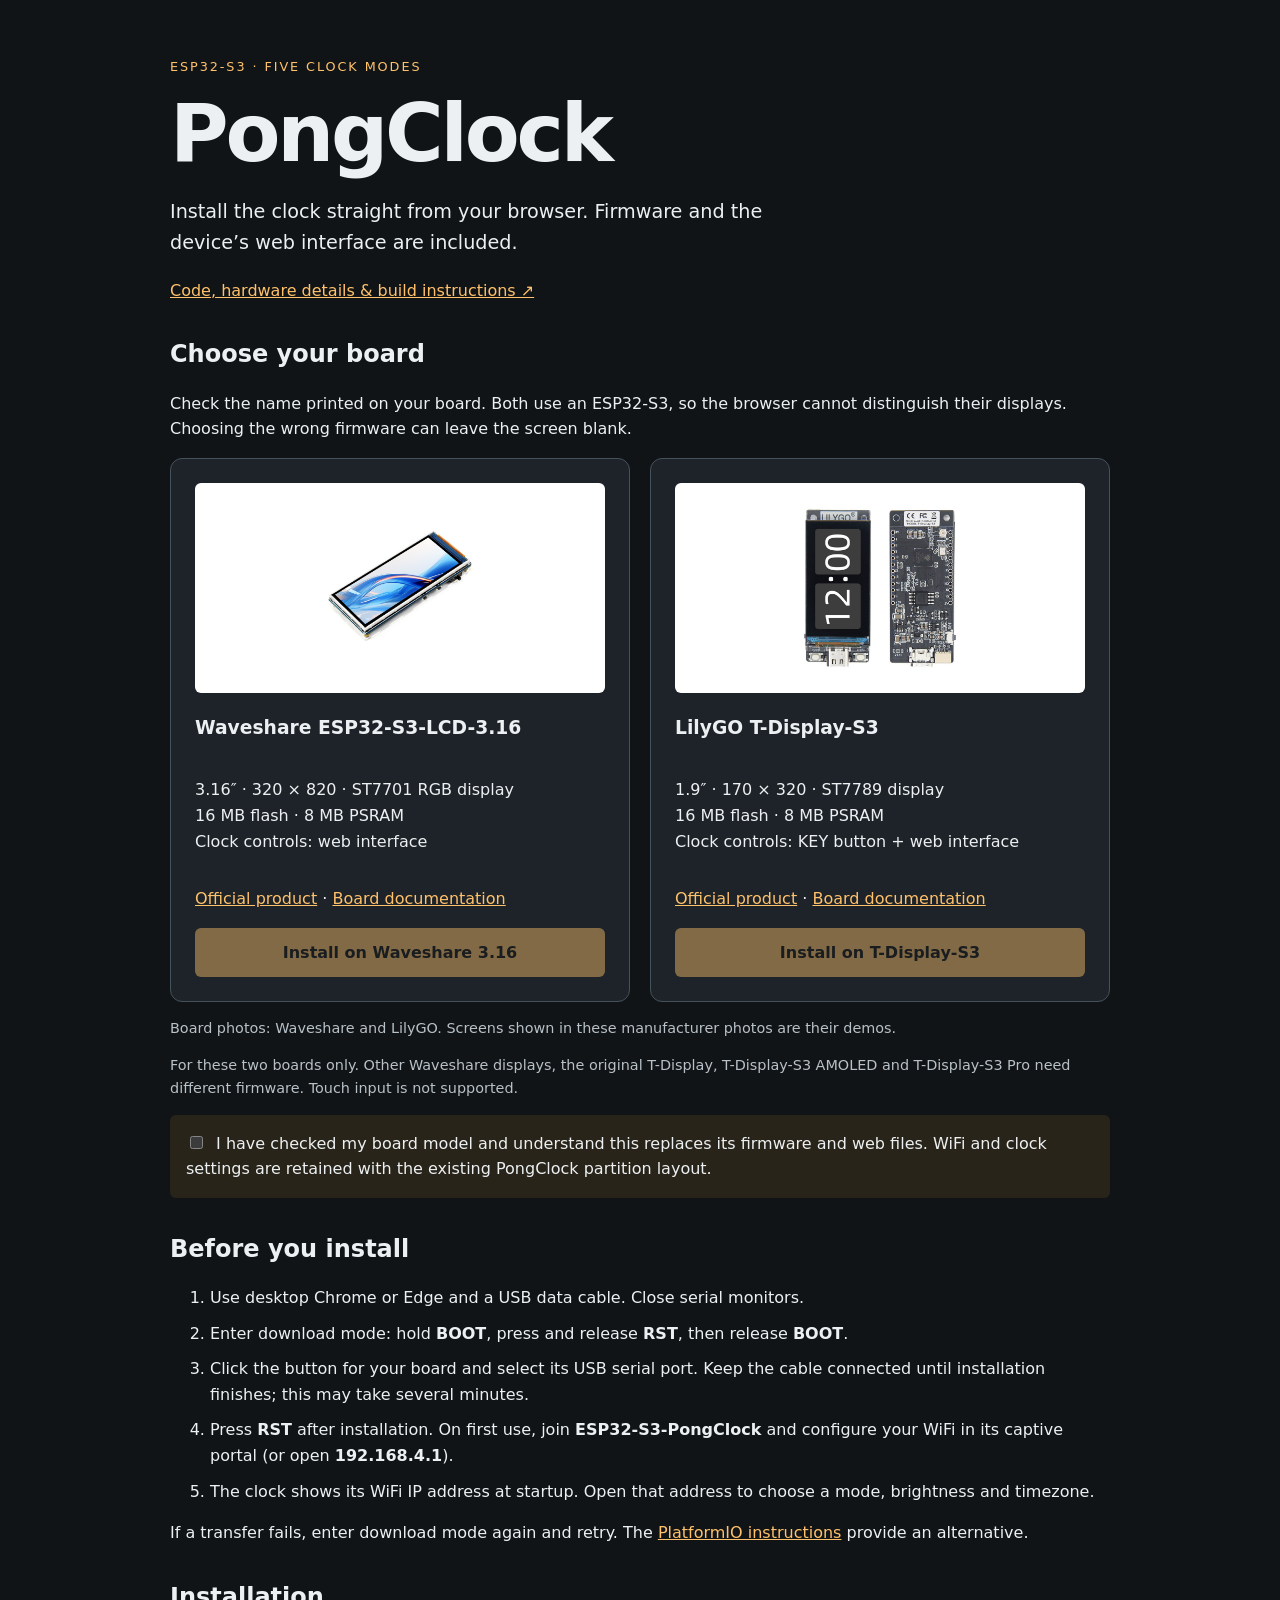
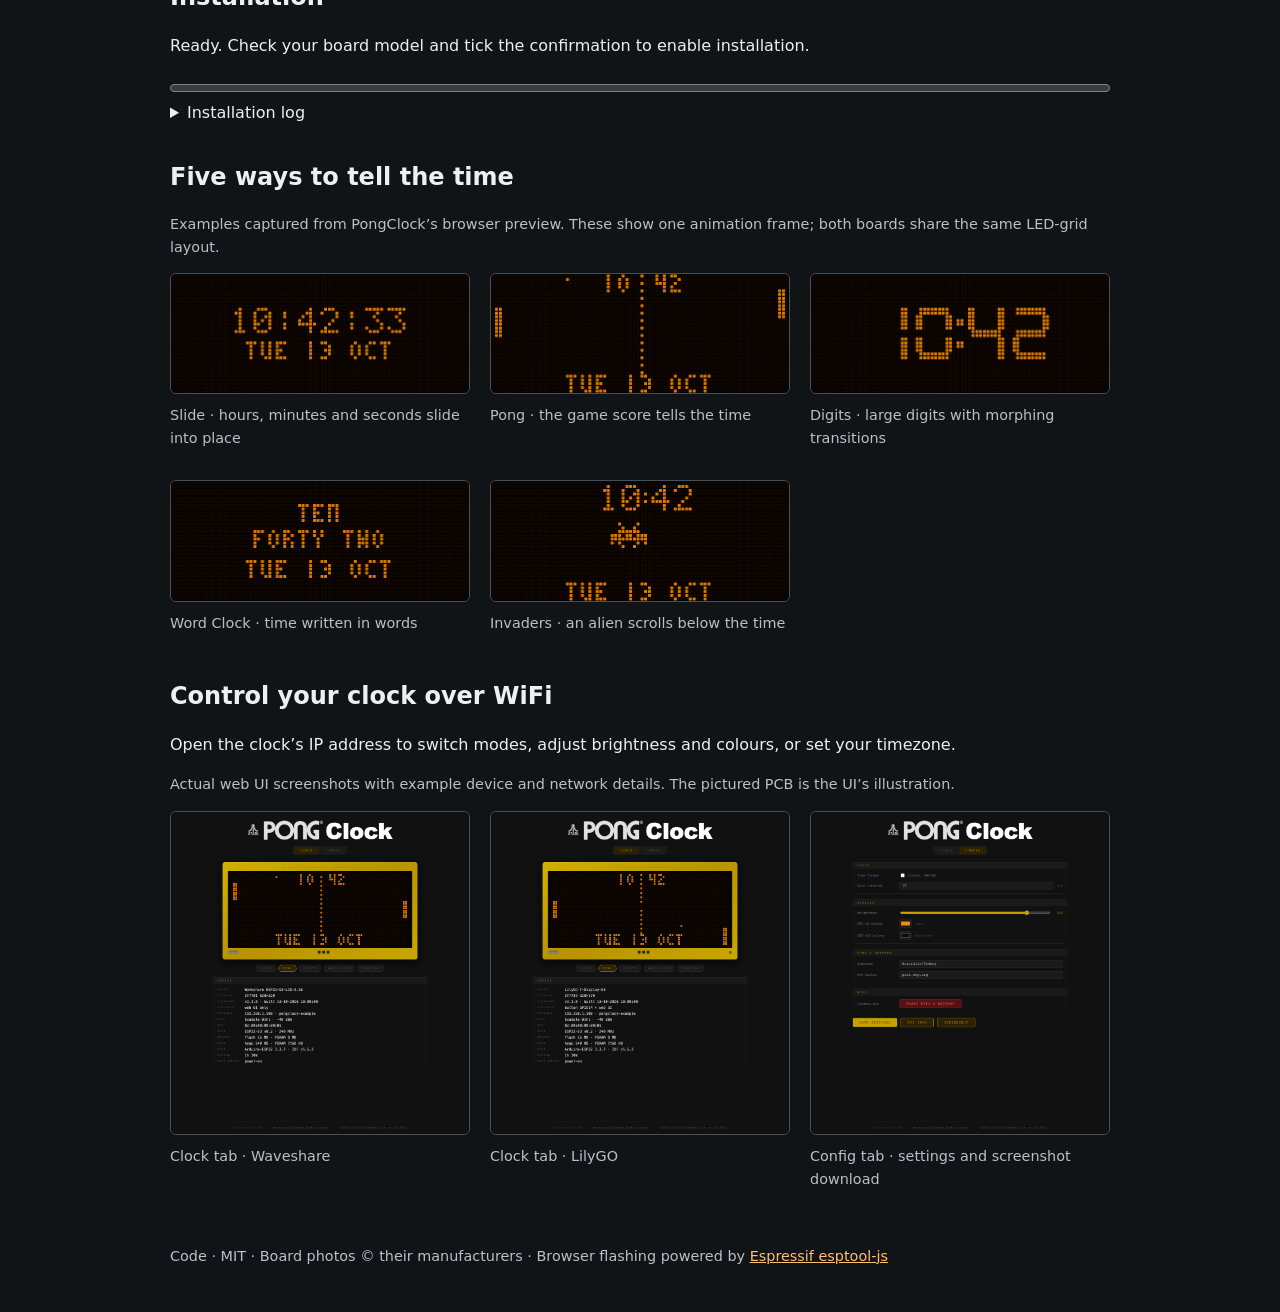
<file: docs/index.html>
<!doctype html>
<html lang="en">
<head>
  <meta charset="utf-8">
  <meta name="viewport" content="width=device-width, initial-scale=1">
  <meta name="description" content="Install PongClock directly over USB on Waveshare ESP32-S3-LCD-3.16 or LilyGO T-Display-S3.">
  <title>PongClock · USB installer</title>
  <link rel="stylesheet" href="style.css">
  <script type="module" src="installer.js"></script>
</head>
<body>
<main>
  <p class="eyebrow">ESP32-S3 · FIVE CLOCK MODES</p>
  <h1>PongClock</h1>
  <p class="intro">Install the clock straight from your browser. Firmware and the device’s web interface are included.</p>
  <p><a href="https://github.com/anthonyjclarke/ESP32-S3-LCD-PongClock">Code, hardware details &amp; build instructions ↗</a></p>
  <section aria-labelledby="choose-heading">
    <h2 id="choose-heading">Choose your board</h2>
    <p>Check the name printed on your board. Both use an ESP32-S3, so the browser cannot distinguish their displays. Choosing the wrong firmware can leave the screen blank.</p>
    <div class="boards">
      <article>
        <a href="https://www.waveshare.com/product/esp32-s3-lcd-3.16.htm"><img class="board-photo" src="assets/board-waveshare.jpg" alt="Waveshare ESP32-S3-LCD-3.16 board" width="800" height="800"></a>
        <h3>Waveshare ESP32-S3-LCD-3.16</h3>
        <p>3.16″ · 320 × 820 · ST7701 RGB display<br>16 MB flash · 8 MB PSRAM<br>Clock controls: web interface</p>
        <p><a href="https://www.waveshare.com/product/esp32-s3-lcd-3.16.htm">Official product</a> · <a href="https://www.waveshare.com/wiki/ESP32-S3-LCD-3.16">Board documentation</a></p>
        <button type="button" data-board="waveshare_lcd316" disabled>Install on Waveshare 3.16</button>
      </article>
      <article>
        <a href="https://lilygo.cc/en-us/products/t-display-s3"><img class="board-photo" src="assets/board-tdisplay-s3.jpg" alt="LilyGO T-Display-S3 board, front and rear" width="800" height="800"></a>
        <h3>LilyGO T-Display-S3</h3>
        <p>1.9″ · 170 × 320 · ST7789 display<br>16 MB flash · 8 MB PSRAM<br>Clock controls: KEY button + web interface</p>
        <p><a href="https://lilygo.cc/en-us/products/t-display-s3">Official product</a> · <a href="https://wiki.lilygo.cc/products/t-display-series/t-display-s3/">Board documentation</a></p>
        <button type="button" data-board="tdisplay_s3" disabled>Install on T-Display-S3</button>
      </article>
    </div>
    <p class="note">Board photos: Waveshare and LilyGO. Screens shown in these manufacturer photos are their demos.</p>
    <p class="note">For these two boards only. Other Waveshare displays, the original T-Display, T-Display-S3 AMOLED and T-Display-S3 Pro need different firmware. Touch input is not supported.</p>
    <label class="confirm"><input type="checkbox" id="confirm"> I have checked my board model and understand this replaces its firmware and web files. WiFi and clock settings are retained with the existing PongClock partition layout.</label>
  </section>
  <section aria-labelledby="steps-heading">
    <h2 id="steps-heading">Before you install</h2>
    <ol>
      <li>Use desktop Chrome or Edge and a USB data cable. Close serial monitors.</li>
      <li>Enter download mode: hold <strong>BOOT</strong>, press and release <strong>RST</strong>, then release <strong>BOOT</strong>.</li>
      <li>Click the button for your board and select its USB serial port. Keep the cable connected until installation finishes; this may take several minutes.</li>
      <li>Press <strong>RST</strong> after installation. On first use, join <strong>ESP32-S3-PongClock</strong> and configure your WiFi in its captive portal (or open <strong>192.168.4.1</strong>).</li>
      <li>The clock shows its WiFi IP address at startup. Open that address to choose a mode, brightness and timezone.</li>
    </ol>
    <p>If a transfer fails, enter download mode again and retry. The <a href="https://github.com/anthonyjclarke/ESP32-S3-LCD-PongClock#build-and-flash">PlatformIO instructions</a> provide an alternative.</p>
  </section>
  <section aria-labelledby="status-heading">
    <h2 id="status-heading">Installation</h2>
    <div id="completion" class="completion" role="status" aria-live="polite" hidden>
      <span class="completion-icon" aria-hidden="true">✓</span>
      <div>
        <h3>Installation completed</h3>
        <p id="completion-detail"></p>
        <p class="completion-next">Press <strong>RST</strong> on your board to start the clock.</p>
      </div>
    </div>
    <p id="status" role="status" aria-live="polite">Loading installer…</p>
    <progress id="progress" value="0" max="100" aria-label="Installation progress"></progress>
    <details><summary>Installation log</summary><pre id="log"></pre></details>
    <noscript>Enable JavaScript to install, or use the PlatformIO instructions linked above.</noscript>
  </section>
  <section aria-labelledby="modes-heading">
    <h2 id="modes-heading">Five ways to tell the time</h2>
    <p class="note">Examples captured from PongClock’s browser preview. These show one animation frame; both boards share the same LED-grid layout.</p>
    <div class="gallery">
      <figure><img src="assets/mode-slide.png" alt="Slide clock preview" loading="lazy"><figcaption>Slide · hours, minutes and seconds slide into place</figcaption></figure>
      <figure><img src="assets/mode-pong.png" alt="Pong clock preview" loading="lazy"><figcaption>Pong · the game score tells the time</figcaption></figure>
      <figure><img src="assets/mode-digits.png" alt="Digits clock preview" loading="lazy"><figcaption>Digits · large digits with morphing transitions</figcaption></figure>
      <figure><img src="assets/mode-word.png" alt="Word Clock preview" loading="lazy"><figcaption>Word Clock · time written in words</figcaption></figure>
      <figure><img src="assets/mode-invaders.png" alt="Invaders clock preview" loading="lazy"><figcaption>Invaders · an alien scrolls below the time</figcaption></figure>
    </div>
  </section>
  <section aria-labelledby="webui-heading">
    <h2 id="webui-heading">Control your clock over WiFi</h2>
    <p>Open the clock’s IP address to switch modes, adjust brightness and colours, or set your timezone.</p>
    <p class="note">Actual web UI screenshots with example device and network details. The pictured PCB is the UI’s illustration.</p>
    <div class="gallery webui-gallery">
      <figure><a href="assets/webui-waveshare.png"><img src="assets/webui-waveshare.png" alt="Waveshare Clock tab with mode selector and Device panel" loading="lazy"></a><figcaption>Clock tab · Waveshare</figcaption></figure>
      <figure><a href="assets/webui-lilygo.png"><img src="assets/webui-lilygo.png" alt="LilyGO Clock tab with T-Display-S3 device information" loading="lazy"></a><figcaption>Clock tab · LilyGO</figcaption></figure>
      <figure><a href="assets/webui-config.png"><img src="assets/webui-config.png" alt="Config tab with display, clock and network settings" loading="lazy"></a><figcaption>Config tab · settings and screenshot download</figcaption></figure>
    </div>
  </section>
  <footer>Code · MIT · Board photos © their manufacturers · Browser flashing powered by <a href="https://github.com/espressif/esptool-js">Espressif esptool-js</a></footer>
</main>
</body>
</html>
</file>
<file: docs/style.css>
:root { color-scheme: dark; font-family: system-ui, sans-serif; background: #111416; color: #edf0f2; line-height: 1.6; }
body { margin: 0; }
main { max-width: 940px; margin: auto; padding: 44px 24px; }
h1 { font-size: clamp(3rem, 7vw, 5rem); line-height: 1.1; margin: 12px 0; letter-spacing: -0.04em; }
h2 { line-height: 1.3; }
h3 { margin-top: 0; }
a { color: #ffc16b; }
.eyebrow { color: #ffc16b; letter-spacing: 0.15em; font-size: 0.8rem; }
.intro { font-size: 1.2rem; max-width: 650px; }
section { margin-top: 36px; }
.boards { display: grid; grid-template-columns: repeat(auto-fit, minmax(260px, 1fr)); gap: 20px; }
article { background: #1d2328; border: 1px solid #46525b; border-radius: 12px; padding: 24px; display: flex; flex-direction: column; }
article p { flex: 1; }
button { font: inherit; font-weight: 650; padding: 12px 16px; border: 0; border-radius: 6px; color: #161616; background: #ffc16b; cursor: pointer; }
button:disabled { opacity: 0.45; cursor: default; }
button:focus-visible, a:focus-visible, input:focus-visible { outline: 3px solid #fff; outline-offset: 4px; }
.note, footer { font-size: 0.9rem; color: #b8c1c8; }
.confirm { display: block; background: #292419; padding: 16px; border-radius: 6px; }
input { margin-right: 8px; }
li { margin: 10px 0; }
progress { width: 100%; accent-color: #ffc16b; }
.completion { display: flex; align-items: flex-start; gap: 18px; padding: 24px; margin: 18px 0; background: #123322; border: 2px solid #6de6a0; border-radius: 12px; color: #e5fff0; }
.completion[hidden] { display: none; }
.completion-icon { font-size: 2.8rem; line-height: 1; color: #6de6a0; }
.completion h3 { font-size: clamp(1.5rem, 4vw, 2rem); line-height: 1.2; margin: 0 0 12px; }
.completion p { margin: 8px 0 0; overflow-wrap: anywhere; }
.completion-next { font-size: 1.15rem; }
pre { white-space: pre-wrap; overflow-wrap: anywhere; max-height: 260px; overflow: auto; font-size: 0.85rem; background: #090c0e; padding: 16px; }
footer { margin-top: 44px; }
.board-photo { width: 100%; height: 210px; object-fit: contain; display: block; background: #fff; border-radius: 6px; margin-bottom: 20px; }
.gallery { display: grid; grid-template-columns: repeat(auto-fit, minmax(260px, 1fr)); gap: 20px; }
figure { margin: 0; min-width: 0; }
figure img { display: block; width: 100%; height: auto; border-radius: 6px; border: 1px solid #46525b; box-sizing: border-box; }
figcaption { color: #b8c1c8; font-size: 0.9rem; margin: 10px 0; }
.webui-gallery img { background: #111; }
</file>
